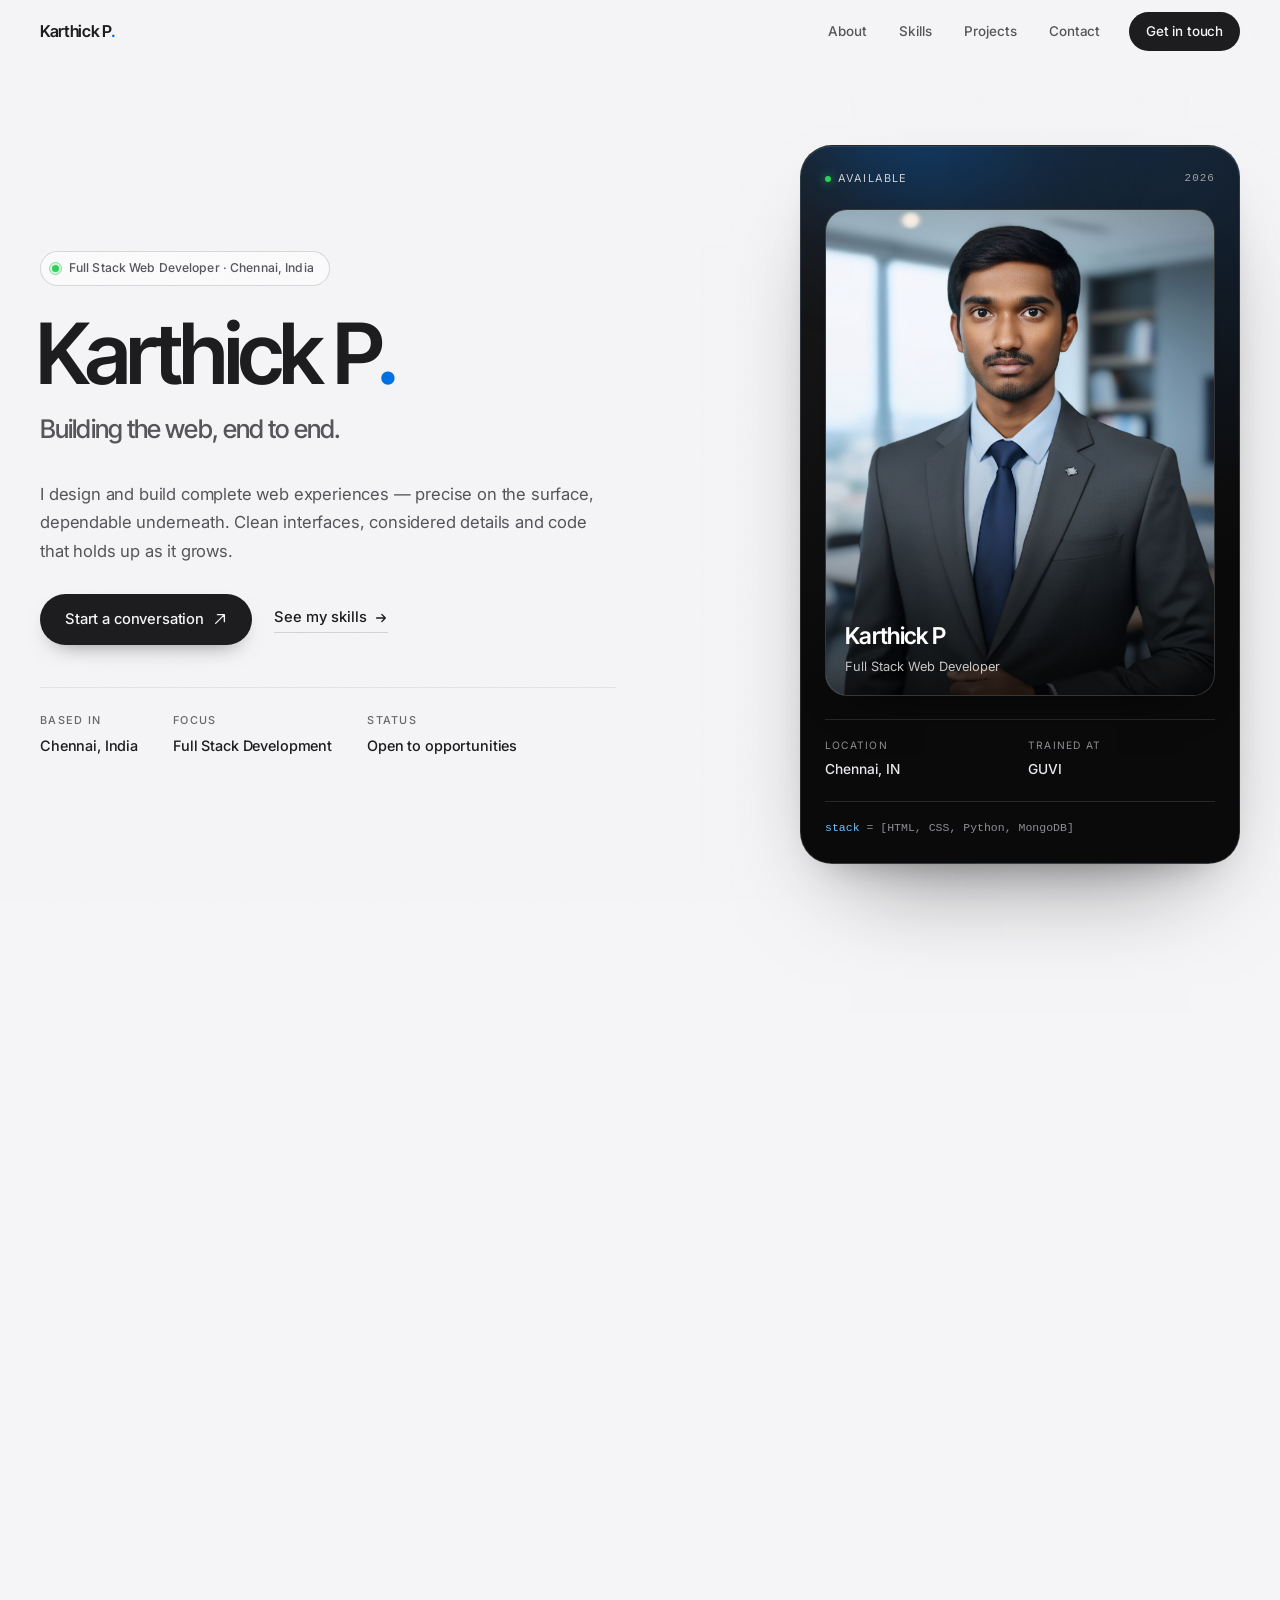
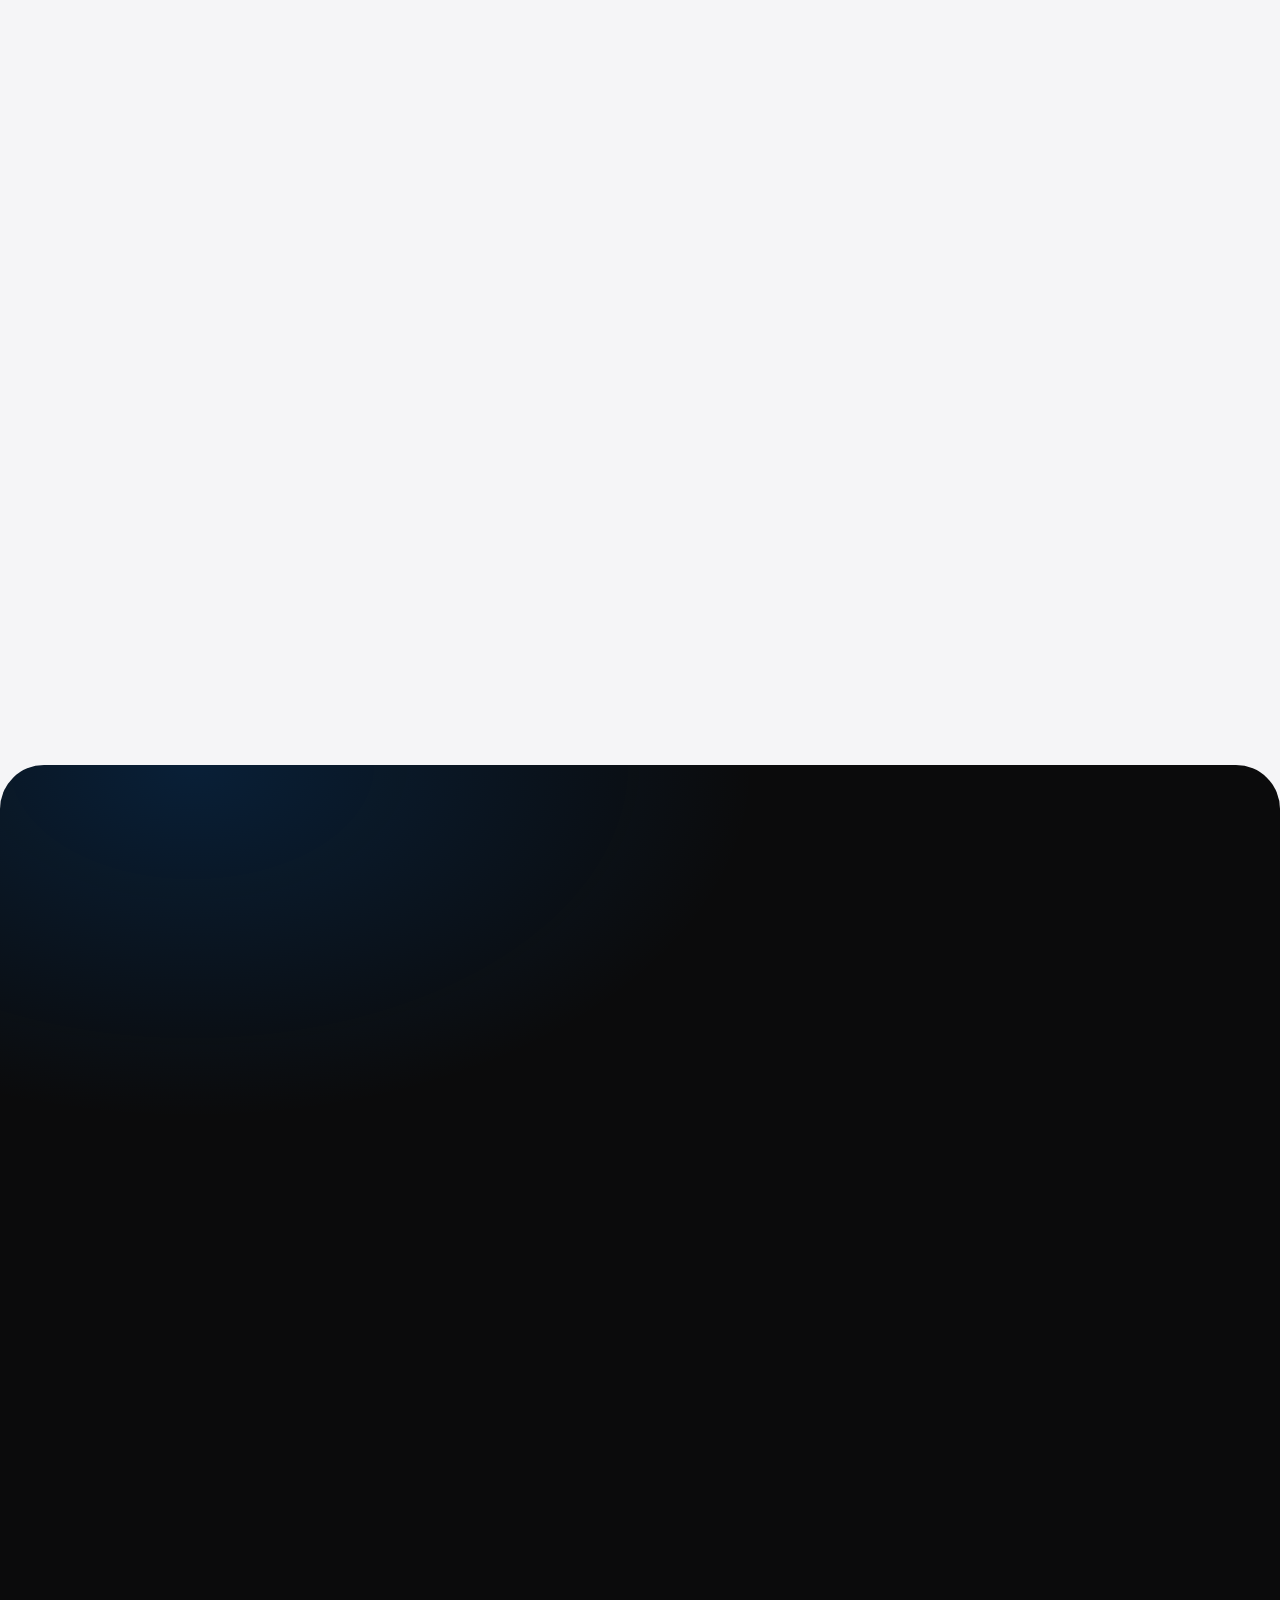
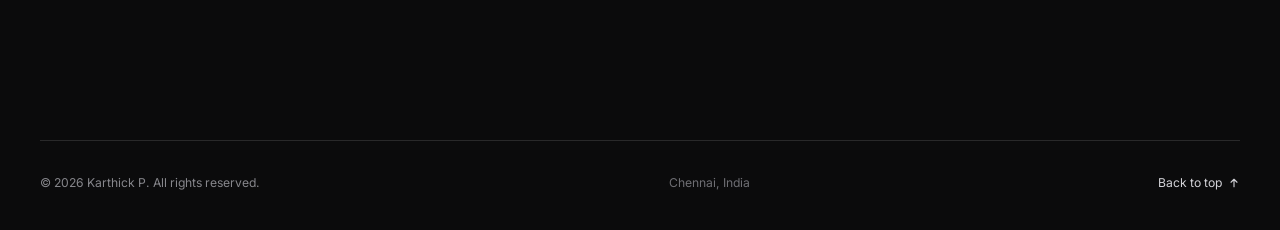
<file: index.html>
<!DOCTYPE html>
<html lang="en">
<head>
  <meta charset="UTF-8" />
  <meta name="viewport" content="width=device-width, initial-scale=1.0" />
  <title>Karthick P — Full Stack Web Developer</title>
  <script>
    document.documentElement.classList.add("js");
    window.setTimeout(function () {
      if (!document.documentElement.classList.contains("reveal-active")) {
        document.documentElement.classList.add("reveal-fallback");
      }
    }, 2500);
  </script>
  <meta name="description" content="Karthick P is a full stack web developer based in Chennai, India. Building precise, dependable web experiences with HTML, CSS, Python and MongoDB." />
  <meta property="og:type" content="website" />
  <meta property="og:title" content="Karthick P — Full Stack Web Developer" />
  <meta property="og:description" content="Full stack web developer in Chennai, India. Clean interfaces, considered details and code that holds up as it grows." />
  <meta property="og:image" content="assets/profile.jpg" />
  <meta name="twitter:card" content="summary_large_image" />
  <meta name="twitter:title" content="Karthick P — Full Stack Web Developer" />
  <meta name="twitter:description" content="Full stack web developer in Chennai, India. Clean interfaces, considered details and code that holds up as it grows." />
  <meta name="twitter:image" content="assets/profile.jpg" />
  <meta name="theme-color" content="#f5f5f7" />
  <meta name="theme-color" media="(prefers-color-scheme: dark)" content="#0b0b0c" />
  <link rel="preconnect" href="https://fonts.googleapis.com" />
  <link rel="preconnect" href="https://fonts.gstatic.com" crossorigin />
  <link href="https://fonts.googleapis.com/css2?family=Inter:wght@400;500;600&family=Inter+Tight:wght@500;600;700&display=swap" rel="stylesheet" />
  <link rel="stylesheet" href="styles.css" />
  <link rel="preload" as="image" href="assets/profile.jpg" fetchpriority="high" />
  <noscript><style>.reveal{opacity:1;transform:none;filter:none}</style></noscript>
  <link rel="icon" href="data:image/svg+xml,<svg xmlns='http://www.w3.org/2000/svg' viewBox='0 0 64 64'><rect width='64' height='64' rx='14' fill='%231d1d1f'/><text x='50%25' y='53%25' dominant-baseline='middle' text-anchor='middle' font-family='Helvetica,Arial' font-size='36' font-weight='600' fill='%23f5f5f7'>P</text></svg>" />
</head>
<body>
  <a class="skip-link" href="#main">Skip to content</a>
  <div class="grain" aria-hidden="true"></div>

  <header class="site-header" id="siteHeader">
    <nav class="nav container" aria-label="Primary">
      <a class="brand" href="#home">Karthick P<span class="brand-dot">.</span></a>

      <button class="nav-toggle" id="navToggle" aria-expanded="false" aria-controls="navMenu" aria-label="Toggle navigation">
        <span></span><span></span>
      </button>

      <ul class="nav-menu" id="navMenu">
        <li><a href="#about">About</a></li>
        <li><a href="#skills">Skills</a></li>
        <li><a href="#projects">Projects</a></li>
        <li><a href="#contact">Contact</a></li>
        <li><a class="nav-cta" href="mailto:karthickanandan224@gmail.com">Get in touch</a></li>
      </ul>
    </nav>
  </header>

  <main id="main">
    <section class="hero container" id="home">
      <div class="hero-grid">
        <div class="hero-copy" data-stagger>
          <p class="eyebrow reveal">
            <span class="status-dot" aria-hidden="true"></span>
            Full Stack Web Developer · Chennai, India
          </p>
          <h1 class="hero-title reveal">Karthick P<span class="title-dot">.</span></h1>
          <p class="hero-role reveal">Building the web, end to end.</p>
          <p class="lead reveal">
            I design and build complete web experiences — precise on the surface,
            dependable underneath. Clean interfaces, considered details and code
            that holds up as it grows.
          </p>
          <div class="hero-actions reveal">
            <a class="btn btn-dark" href="#contact">
              Start a conversation
              <svg viewBox="0 0 16 16" aria-hidden="true"><path d="M3 13 13 3M5 3h8v8" fill="none" stroke="currentColor" stroke-width="1.5" stroke-linecap="round" stroke-linejoin="round"/></svg>
            </a>
            <a class="link-arrow" href="#skills">
              See my skills
              <svg class="icon-arrow" viewBox="0 0 16 16" aria-hidden="true"><path d="M3 8h10M9 4l4 4-4 4"/></svg>
            </a>
          </div>
          <ul class="hero-facts reveal">
            <li><span>Based in</span><strong>Chennai, India</strong></li>
            <li><span>Focus</span><strong>Full Stack Development</strong></li>
            <li><span>Status</span><strong>Open to opportunities</strong></li>
          </ul>
        </div>

        <aside class="hero-panel reveal" id="heroPanel">
          <div class="panel-glow" aria-hidden="true"></div>
          <div class="panel-top">
            <span class="panel-status"><i aria-hidden="true"></i> Available</span>
            <span class="panel-year">2026</span>
          </div>

          <figure class="portrait">
            <img
              src="assets/profile.jpg"
              alt="Portrait of Karthick P, Full Stack Web Developer"
              width="1400"
              height="1630"
              loading="eager"
              decoding="async"
              fetchpriority="high"
            />
            <figcaption class="portrait-caption">
              <h2 class="panel-name">Karthick P</h2>
              <p class="panel-role">Full Stack Web Developer</p>
            </figcaption>
          </figure>

          <dl class="panel-meta">
            <div><dt>Location</dt><dd>Chennai, IN</dd></div>
            <div><dt>Trained at</dt><dd>GUVI</dd></div>
          </dl>

          <p class="panel-stack">
            <span class="code-key">stack</span> = [HTML, CSS, Python, MongoDB]
          </p>
        </aside>
      </div>
    </section>

    <section class="section container" id="about">
      <div class="section-head reveal">
        <div class="section-top">
          <span class="section-index">01</span>
          <span class="section-label">About</span>
        </div>
        <h2>Details first.<br />Then everything else.</h2>
      </div>

      <div class="about-grid">
        <div class="about-main reveal">
          <p class="about-lead">
            I'm Karthick — a full stack developer who cares about the quiet details:
            readable code, thoughtful spacing, and interfaces that feel effortless
            to use.
          </p>
          <p>
            Trained at GUVI and shaped by hands-on projects, I work across the stack.
            I craft responsive front ends with HTML and CSS, write Python on the
            server, and model data in MongoDB — keeping structure clean from the
            first line to the last.
          </p>
          <p>
            I'm currently open to freelance projects, collaborations and full-time
            roles where I can learn quickly and contribute meaningfully.
          </p>
        </div>

        <aside class="about-aside reveal">
          <div class="stats">
            <div class="stat">
              <span class="stat-value">5+</span>
              <span class="stat-label">Technologies used</span>
            </div>
            <div class="stat">
              <span class="stat-value">4</span>
              <span class="stat-label">Core skill areas</span>
            </div>
            <div class="stat">
              <span class="stat-value">GUVI</span>
              <span class="stat-label">Trained learner</span>
            </div>
            <div class="stat">
              <span class="stat-value">100%</span>
              <span class="stat-label">Commitment</span>
            </div>
          </div>
          <p class="aside-note">
            Based in Chennai.<br />Working with teams anywhere.
          </p>
        </aside>
      </div>
    </section>

    <section class="quote container reveal" aria-label="Design principle">
      <p>“Good software feels obvious. Getting there isn't.”</p>
    </section>

    <section class="section container" id="skills">
      <div class="section-head reveal">
        <div class="section-top">
          <span class="section-index">02</span>
          <span class="section-label">Skills &amp; strengths</span>
        </div>
        <h2>A focused toolkit.</h2>
      </div>

      <div class="bento">
        <article class="skill-card skill-card--featured reveal">
          <div class="card-top">
            <span class="card-index">Frontend</span>
            <svg class="card-glyph" viewBox="0 0 24 24" aria-hidden="true"><path d="M4 4h16v12H4V4Zm-2-2v16h8v2H6v2h12v-2h-4v-2h8V2H2Z"/></svg>
          </div>
          <h3>Frontend Development</h3>
          <p>Interfaces built to feel native on every screen — semantic, responsive and fast.</p>
          <ul class="chips">
            <li>HTML5</li><li>CSS3</li><li>Responsive Design</li><li>UI Layouts</li>
          </ul>
        </article>

        <article class="skill-card reveal">
          <div class="card-top">
            <span class="card-index">Backend</span>
            <svg class="card-glyph" viewBox="0 0 24 24" aria-hidden="true"><path d="M12 2 2 7l10 5 10-5-10-5Zm-10 8v7l10 5 10-5v-7l-10 5-10-5Z"/></svg>
          </div>
          <h3>Python Development</h3>
          <p>Clear, purposeful code for scripting, automation and backend logic.</p>
          <ul class="chips">
            <li>Python</li><li>Scripting</li><li>Automation</li><li>Logic Building</li>
          </ul>
        </article>

        <article class="skill-card reveal">
          <div class="card-top">
            <span class="card-index">Data</span>
            <svg class="card-glyph" viewBox="0 0 24 24" aria-hidden="true"><path d="M12 3c4.42 0 8 1.34 8 3s-3.58 3-8 3-8-1.34-8-3 3.58-3 8-3Zm8 5.5V12c0 1.66-3.58 3-8 3s-8-1.34-8-3V8.5c1.7 1.25 4.72 1.9 8 1.9s6.3-.65 8-1.9ZM4 13.5V18c0 1.66 3.58 3 8 3s8-1.34 8-3v-4.5c-1.7 1.25-4.72 1.9-8 1.9s-6.3-.65-8-1.9Z"/></svg>
          </div>
          <h3>MongoDB &amp; Data</h3>
          <p>Structured data, sensible schemas and queries that scale with the product.</p>
          <ul class="chips">
            <li>MongoDB</li><li>CRUD</li><li>Data Modeling</li><li>Queries</li>
          </ul>
        </article>

        <article class="skill-card reveal">
          <div class="card-top">
            <span class="card-index">Growth</span>
            <svg class="card-glyph" viewBox="0 0 24 24" aria-hidden="true"><path d="m12 2 2.6 6.3 6.8.6-5.2 4.4 1.6 6.7L12 16.3 6.2 20l1.6-6.7L2.6 8.9l6.8-.6L12 2Z"/></svg>
          </div>
          <h3>Learning &amp; Growth</h3>
          <p>A habit of shipping, reflecting and improving — trained at GUVI.</p>
          <ul class="chips">
            <li>GUVI</li><li>Self-Learning</li><li>Teamwork</li><li>Communication</li>
          </ul>
        </article>

        <div class="proficiency reveal">
          <div class="bar">
            <div class="bar-head"><span>Frontend Development</span><span>90%</span></div>
            <div class="track"><span style="--level: 90%"></span></div>
          </div>
          <div class="bar">
            <div class="bar-head"><span>Python</span><span>85%</span></div>
            <div class="track"><span style="--level: 85%"></span></div>
          </div>
          <div class="bar">
            <div class="bar-head"><span>MongoDB</span><span>80%</span></div>
            <div class="track"><span style="--level: 80%"></span></div>
          </div>
          <div class="bar">
            <div class="bar-head"><span>Problem Solving</span><span>85%</span></div>
            <div class="track"><span style="--level: 85%"></span></div>
          </div>
        </div>
      </div>
    </section>

    <section class="section container" id="projects">
      <div class="section-head reveal">
        <div class="section-top">
          <span class="section-index">03</span>
          <span class="section-label">Selected work</span>
        </div>
        <h2>Things I've built.</h2>
      </div>

      <div class="projects">
        <article class="project project--hotel project--wide reveal">
          <a class="project-link" href="https://github.com/Karthick392/HotelManagementDashBoard" target="_blank" rel="noopener" aria-label="Hotel Management Dashboard — view repository on GitHub">
            <div class="project-cover" aria-hidden="true">
              <img src="assets/projects/hotel-dashboard.svg" alt="" width="800" height="500" loading="lazy" decoding="async" />
              <span class="project-meta">React · TypeScript</span>
            </div>
            <div class="project-body">
              <div class="project-top">
                <span class="project-index">01</span>
                <span class="project-tag">Dashboard</span>
              </div>
              <h3>Hotel Management Dashboard</h3>
              <p>An admin dashboard for running hotel operations — rooms, bookings and guests in one clear, responsive interface.</p>
              <ul class="chips">
                <li>React</li><li>TypeScript</li><li>Vite</li>
              </ul>
              <span class="project-open">View repository <svg class="icon-arrow" viewBox="0 0 16 16" aria-hidden="true"><path d="M4 12 12 4M5.5 4H12v6.5"/></svg></span>
            </div>
          </a>
        </article>

        <article class="project project--parking reveal">
          <a class="project-link" href="https://github.com/Karthick392/Smart-Parking" target="_blank" rel="noopener" aria-label="Smart Parking — view repository on GitHub">
            <div class="project-cover" aria-hidden="true">
              <img src="assets/projects/smart-parking.svg" alt="" width="800" height="500" loading="lazy" decoding="async" />
              <span class="project-meta">HTML · Python</span>
            </div>
            <div class="project-body">
              <div class="project-top">
                <span class="project-index">02</span>
                <span class="project-tag">Web app</span>
              </div>
              <h3>Smart Parking</h3>
              <p>A parking management system that pairs a lightweight web front end with Python logic to track and manage spaces.</p>
              <ul class="chips">
                <li>HTML</li><li>Python</li><li>Management</li>
              </ul>
              <span class="project-open">View repository <svg class="icon-arrow" viewBox="0 0 16 16" aria-hidden="true"><path d="M4 12 12 4M5.5 4H12v6.5"/></svg></span>
            </div>
          </a>
        </article>

        <article class="project project--chatbot reveal">
          <a class="project-link" href="https://github.com/Karthick392/ChatBot" target="_blank" rel="noopener" aria-label="ChatBot — view repository on GitHub">
            <div class="project-cover" aria-hidden="true">
              <img src="assets/projects/chatbot.svg" alt="" width="800" height="500" loading="lazy" decoding="async" />
              <span class="project-meta">Python</span>
            </div>
            <div class="project-body">
              <div class="project-top">
                <span class="project-index">03</span>
                <span class="project-tag">Python</span>
              </div>
              <h3>ChatBot</h3>
              <p>A conversational bot written in Python with clean message handling and a simple, focused interaction flow.</p>
              <ul class="chips">
                <li>Python</li><li>Conversational UI</li><li>Logic</li>
              </ul>
              <span class="project-open">View repository <svg class="icon-arrow" viewBox="0 0 16 16" aria-hidden="true"><path d="M4 12 12 4M5.5 4H12v6.5"/></svg></span>
            </div>
          </a>
        </article>

        <article class="project project--banking reveal">
          <a class="project-link" href="https://github.com/Karthick392/Banking-App" target="_blank" rel="noopener" aria-label="Banking App — view repository on GitHub">
            <div class="project-cover" aria-hidden="true">
              <img src="assets/projects/banking-app.svg" alt="" width="800" height="500" loading="lazy" decoding="async" />
              <span class="project-meta">Java</span>
            </div>
            <div class="project-body">
              <div class="project-top">
                <span class="project-index">04</span>
                <span class="project-tag">Java</span>
              </div>
              <h3>Banking App</h3>
              <p>A Java application modelling core banking operations with clear, object-oriented logic and dependable data flow.</p>
              <ul class="chips">
                <li>Java</li><li>OOP</li><li>Data handling</li>
              </ul>
              <span class="project-open">View repository <svg class="icon-arrow" viewBox="0 0 16 16" aria-hidden="true"><path d="M4 12 12 4M5.5 4H12v6.5"/></svg></span>
            </div>
          </a>
        </article>

        <article class="project project--food reveal">
          <a class="project-link" href="https://github.com/Karthick392/FoodTutorial" target="_blank" rel="noopener" aria-label="Food Tutorial — view repository on GitHub">
            <div class="project-cover" aria-hidden="true">
              <img src="assets/projects/food-tutorial.svg" alt="" width="800" height="500" loading="lazy" decoding="async" />
              <span class="project-meta">HTML · Python</span>
            </div>
            <div class="project-body">
              <div class="project-top">
                <span class="project-index">05</span>
                <span class="project-tag">Website</span>
              </div>
              <h3>Food Tutorial</h3>
              <p>A food-focused web experience built with HTML and Python — guided recipes with a clean, readable layout.</p>
              <ul class="chips">
                <li>HTML</li><li>Python</li><li>Content</li>
              </ul>
              <span class="project-open">View repository <svg class="icon-arrow" viewBox="0 0 16 16" aria-hidden="true"><path d="M4 12 12 4M5.5 4H12v6.5"/></svg></span>
            </div>
          </a>
        </article>
      </div>

      <div class="projects-more reveal">
        <a class="btn btn-dark" href="https://github.com/Karthick392" target="_blank" rel="noopener">
          See all repositories
          <svg viewBox="0 0 16 16" aria-hidden="true"><path d="M3 13 13 3M5 3h8v8" fill="none" stroke="currentColor" stroke-width="1.5" stroke-linecap="round" stroke-linejoin="round"/></svg>
        </a>
        <span class="projects-note">More experiments live on GitHub</span>
      </div>
    </section>

    <section class="contact" id="contact">
      <div class="container">
        <div class="contact-head reveal">
          <div class="section-top">
            <span class="section-index">04</span>
            <span class="section-label">Contact</span>
          </div>
          <h2>Let's make something<br />worth using.</h2>
          <p>Have a project, a role, or just a good idea? I'd love to hear it.</p>
        </div>

        <div class="contact-list reveal">
          <a class="contact-row" href="mailto:karthickanandan224@gmail.com">
            <span class="contact-label">Email</span>
            <span class="contact-value">karthickanandan224@gmail.com</span>
            <svg class="contact-arrow" viewBox="0 0 16 16" aria-hidden="true"><path d="M4 12 12 4M5.5 4H12v6.5"/></svg>
          </a>
          <a class="contact-row" href="tel:+919080416260">
            <span class="contact-label">Phone</span>
            <span class="contact-value">+91 90804 16260</span>
            <svg class="contact-arrow" viewBox="0 0 16 16" aria-hidden="true"><path d="M4 12 12 4M5.5 4H12v6.5"/></svg>
          </a>
          <a class="contact-row" href="https://www.linkedin.com/in/karthick1530" target="_blank" rel="noopener">
            <span class="contact-label">LinkedIn</span>
            <span class="contact-value">linkedin.com/in/karthick1530</span>
            <svg class="contact-arrow" viewBox="0 0 16 16" aria-hidden="true"><path d="M4 12 12 4M5.5 4H12v6.5"/></svg>
          </a>
          <a class="contact-row" href="https://github.com/Karthick392" target="_blank" rel="noopener">
            <span class="contact-label">GitHub</span>
            <span class="contact-value">github.com/Karthick392</span>
            <svg class="contact-arrow" viewBox="0 0 16 16" aria-hidden="true"><path d="M4 12 12 4M5.5 4H12v6.5"/></svg>
          </a>
        </div>

        <div class="contact-cta reveal">
          <a class="btn btn-light" href="mailto:karthickanandan224@gmail.com">Send an email</a>
          <span class="contact-note">Usually replies within a day</span>
        </div>

        <footer class="site-footer">
          <p>&copy; <span id="year">2026</span> Karthick P. All rights reserved.</p>
          <p class="footer-meta">Chennai, India</p>
          <a href="#home">
            Back to top
            <svg class="icon-arrow" viewBox="0 0 16 16" aria-hidden="true"><path d="M8 13V3M4 7l4-4 4 4"/></svg>
          </a>
        </footer>
      </div>
    </section>
  </main>

  <div class="mail-dialog" id="mailDialog" role="dialog" aria-modal="true" aria-labelledby="mailDialogTitle" hidden>
    <div class="mail-dialog__backdrop" data-mail-close></div>
    <div class="mail-dialog__panel" role="document">
      <button class="mail-dialog__close" type="button" data-mail-close aria-label="Close email options">
        <svg viewBox="0 0 16 16" aria-hidden="true"><path d="M4 4l8 8M12 4l-8 8"/></svg>
      </button>
      <p class="mail-dialog__label">Email</p>
      <h2 id="mailDialogTitle">Send me a message</h2>
      <p class="mail-dialog__address">karthickanandan224@gmail.com</p>
      <div class="mail-dialog__actions">
        <a class="btn btn-dark" id="mailGmail" href="https://mail.google.com/mail/?view=cm&amp;fs=1&amp;to=karthickanandan224%40gmail.com&amp;su=Portfolio%20enquiry&amp;body=Hi%20Karthick%2C%0A%0AI%20came%20across%20your%20portfolio%20and%20would%20like%20to%20get%20in%20touch.%0A%0A" target="_blank" rel="noopener noreferrer">Compose in Gmail</a>
        <a class="btn mail-dialog__secondary" id="mailApp" href="mailto:karthickanandan224@gmail.com?subject=Portfolio%20enquiry&amp;body=Hi%20Karthick%2C%0A%0AI%20came%20across%20your%20portfolio%20and%20would%20like%20to%20get%20in%20touch.%0A%0A">Open mail app</a>
      </div>
      <button class="mail-dialog__copy" type="button" id="mailCopy">Copy email address</button>
      <p class="mail-dialog__status" id="mailStatus" role="status" aria-live="polite"></p>
    </div>
  </div>

  <script src="script.js"></script>
</body>
</html>
</file>
<file: styles.css>
:root {
  --paper: #f5f5f7;
  --paper-raised: #fbfbfd;
  --white: #ffffff;
  --ink: #1d1d1f;
  --ink-soft: #55555a;
  --ink-faint: #67676c;
  --line: rgba(0, 0, 0, 0.08);
  --line-strong: rgba(0, 0, 0, 0.14);
  --accent: #0071e3;
  --accent-deep: #0066cc;
  --dark: #0b0b0c;
  --dark-raised: #161617;
  --dark-text: #f5f5f7;
  --dark-muted: #a1a1a6;
  --dark-line: rgba(255, 255, 255, 0.12);
  --radius-lg: 32px;
  --radius-md: 24px;
  --radius-sm: 14px;
  --header-h: 64px;
  --font-body: "Inter", -apple-system, BlinkMacSystemFont, "Segoe UI", sans-serif;
  --font-display: "Inter Tight", "Inter", -apple-system, BlinkMacSystemFont, "Segoe UI", sans-serif;
  --font-mono: ui-monospace, "SF Mono", SFMono-Regular, Menlo, Consolas, monospace;
  --ease-out: cubic-bezier(0.16, 1, 0.3, 1);
}

*,
*::before,
*::after {
  box-sizing: border-box;
}

html {
  scroll-behavior: smooth;
  scroll-padding-top: calc(var(--header-h) + 24px);
}

body {
  margin: 0;
  font-family: var(--font-body);
  font-size: 16px;
  color: var(--ink);
  background: var(--paper);
  line-height: 1.6;
  overflow-x: hidden;
  -webkit-font-smoothing: antialiased;
  text-rendering: optimizeLegibility;
}

::selection {
  background: rgba(0, 113, 227, 0.18);
}

img,
svg {
  display: block;
  max-width: 100%;
}

.icon-arrow {
  width: 14px;
  height: 14px;
  flex: none;
  fill: none;
  stroke: currentColor;
  stroke-width: 1.5;
  stroke-linecap: round;
  stroke-linejoin: round;
  transition: transform 0.25s var(--ease-out);
}

a {
  color: inherit;
  text-decoration: none;
}

h1,
h2,
h3 {
  font-family: var(--font-display);
  margin: 0;
  font-weight: 600;
  letter-spacing: -0.03em;
}

p {
  margin: 0;
}

ul,
dl,
dd {
  margin: 0;
  padding: 0;
}

ul {
  list-style: none;
}

.container {
  width: min(1200px, calc(100% - 3rem));
  margin-inline: auto;
}

.grain {
  position: fixed;
  inset: 0;
  z-index: 2000;
  pointer-events: none;
  opacity: 0.028;
  mix-blend-mode: multiply;
  background-image: url("data:image/svg+xml,%3Csvg xmlns='http://www.w3.org/2000/svg' width='160' height='160'%3E%3Cfilter id='n'%3E%3CfeTurbulence type='fractalNoise' baseFrequency='0.85' numOctaves='3' stitchTiles='stitch'/%3E%3C/filter%3E%3Crect width='100%25' height='100%25' filter='url(%23n)'/%3E%3C/svg%3E");
}

.skip-link {
  position: absolute;
  top: -100px;
  left: 1.25rem;
  z-index: 3000;
  padding: 0.65rem 1.1rem;
  border-radius: 999px;
  background: var(--ink);
  color: var(--dark-text);
  font-size: 0.85rem;
  font-weight: 500;
  transition: top 0.25s var(--ease-out);
}

.skip-link:focus {
  top: 0.9rem;
}

a:focus-visible,
button:focus-visible {
  outline: 2px solid var(--accent);
  outline-offset: 4px;
  border-radius: 6px;
}

.site-header {
  position: sticky;
  top: 0;
  z-index: 100;
  height: var(--header-h);
  background: rgba(245, 245, 247, 0.72);
  backdrop-filter: saturate(180%) blur(20px);
  -webkit-backdrop-filter: saturate(180%) blur(20px);
  border-bottom: 1px solid transparent;
  transition: border-color 0.3s ease, background 0.3s ease;
}

.site-header.scrolled {
  border-bottom-color: var(--line);
  background: rgba(245, 245, 247, 0.86);
}

.nav {
  display: flex;
  align-items: center;
  justify-content: space-between;
  height: 100%;
  gap: 1rem;
}

.brand {
  font-family: var(--font-display);
  font-size: 1.02rem;
  font-weight: 600;
  letter-spacing: -0.02em;
}

.brand-dot {
  color: var(--accent);
}

.nav-menu {
  display: flex;
  align-items: center;
  gap: 0.35rem;
}

.nav-menu a {
  display: inline-block;
  padding: 0.45rem 0.85rem;
  font-size: 0.84rem;
  font-weight: 500;
  letter-spacing: -0.01em;
  color: var(--ink-soft);
  transition: color 0.2s ease;
}

.nav-menu a:hover,
.nav-menu a.active {
  color: var(--ink);
}

.nav-menu .nav-cta {
  margin-left: 0.6rem;
  padding: 0.55rem 1.05rem;
  border-radius: 999px;
  background: var(--ink);
  color: var(--dark-text);
  font-weight: 500;
  transition: background 0.2s ease, transform 0.2s ease;
}

.nav-menu .nav-cta:hover {
  color: var(--dark-text);
  background: #000;
  transform: translateY(-1px);
}

.nav-toggle {
  display: none;
  flex-direction: column;
  align-items: center;
  justify-content: center;
  gap: 6px;
  width: 38px;
  height: 38px;
  padding: 0;
  border: 1px solid var(--line-strong);
  border-radius: 50%;
  background: transparent;
  cursor: pointer;
}

.nav-toggle span {
  display: block;
  width: 15px;
  height: 1.5px;
  border-radius: 2px;
  background: var(--ink);
  transition: transform 0.3s var(--ease-out), opacity 0.2s ease;
}

.nav-toggle[aria-expanded="true"] span:first-child {
  transform: translateY(3.75px) rotate(45deg);
}

.nav-toggle[aria-expanded="true"] span:last-child {
  transform: translateY(-3.75px) rotate(-45deg);
}

.hero {
  padding-top: clamp(56px, 9vh, 96px);
  padding-bottom: clamp(56px, 9vh, 104px);
}

.eyebrow {
  display: inline-flex;
  align-items: center;
  gap: 0.6rem;
  margin-bottom: clamp(20px, 2.6vw, 28px);
  padding: 0.42rem 0.95rem 0.42rem 0.7rem;
  border: 1px solid var(--line-strong);
  border-radius: 999px;
  background: rgba(255, 255, 255, 0.6);
  font-size: 0.76rem;
  font-weight: 500;
  letter-spacing: 0.01em;
  color: var(--ink-soft);
  backdrop-filter: blur(8px);
}

.status-dot {
  position: relative;
  width: 7px;
  height: 7px;
  border-radius: 50%;
  background: #30d158;
  box-shadow: 0 0 0 3px rgba(48, 209, 88, 0.16);
}

.status-dot::after {
  content: "";
  position: absolute;
  inset: -3px;
  border-radius: 50%;
  border: 1px solid rgba(48, 209, 88, 0.5);
  animation: ping 2.8s ease-out infinite;
}

@keyframes ping {
  0% { transform: scale(0.6); opacity: 1; }
  80%, 100% { transform: scale(1.9); opacity: 0; }
}

.hero-title {
  font-size: clamp(3.4rem, 6.6vw, 5.8rem);
  font-weight: 600;
  letter-spacing: -0.055em;
  line-height: 0.94;
  margin-left: -0.05em;
}

.title-dot {
  color: var(--accent);
}

.hero-role {
  margin-top: clamp(10px, 1.4vw, 16px);
  font-family: var(--font-display);
  font-size: clamp(1.2rem, 2vw, 1.7rem);
  font-weight: 500;
  letter-spacing: -0.035em;
  color: var(--ink-soft);
}

.hero-grid {
  display: grid;
  grid-template-columns: 1.05fr 0.95fr;
  gap: clamp(2.5rem, 6vw, 5.5rem);
  align-items: center;
}

.hero-copy {
  max-width: 36rem;
}

.lead {
  margin-top: clamp(22px, 3vw, 30px);
  font-size: clamp(1.02rem, 1.3vw, 1.16rem);
  line-height: 1.7;
  color: var(--ink-soft);
  letter-spacing: -0.01em;
}

.hero-actions {
  display: flex;
  flex-wrap: wrap;
  align-items: center;
  gap: 1.4rem;
  margin-top: 1.8rem;
}

.btn {
  display: inline-flex;
  align-items: center;
  justify-content: center;
  gap: 0.55rem;
  padding: 0.82rem 1.5rem;
  border: 1px solid transparent;
  border-radius: 999px;
  font-family: inherit;
  font-size: 0.92rem;
  font-weight: 500;
  letter-spacing: -0.01em;
  cursor: pointer;
  transition: transform 0.25s var(--ease-out), background 0.25s ease, box-shadow 0.25s ease, color 0.25s ease;
}

.btn svg {
  width: 14px;
  height: 14px;
  transition: transform 0.25s var(--ease-out);
}

.btn:hover svg {
  transform: translate(2px, -2px);
}

.btn-dark {
  background: var(--ink);
  color: var(--dark-text);
  box-shadow: 0 10px 24px -14px rgba(0, 0, 0, 0.6);
}

.btn-dark:hover {
  background: #000;
  transform: translateY(-2px);
  box-shadow: 0 18px 34px -18px rgba(0, 0, 0, 0.55);
}

.btn-light {
  background: var(--white);
  color: var(--ink);
}

.btn-light:hover {
  transform: translateY(-2px);
  background: #f0f0f2;
}

.link-arrow {
  display: inline-flex;
  align-items: center;
  gap: 0.4rem;
  padding-bottom: 2px;
  border-bottom: 1px solid var(--line-strong);
  font-size: 0.92rem;
  font-weight: 500;
  color: var(--ink);
  transition: color 0.2s ease, border-color 0.2s ease;
}

.link-arrow:hover {
  color: var(--accent-deep);
  border-color: var(--accent);
}

.link-arrow:hover .icon-arrow {
  transform: translateX(4px);
}

.hero-facts {
  display: flex;
  flex-wrap: wrap;
  gap: 1.6rem 2.2rem;
  margin-top: clamp(30px, 4vw, 42px);
  padding-top: 1.5rem;
  border-top: 1px solid var(--line);
}

.hero-facts span {
  display: block;
  margin-bottom: 0.2rem;
  font-size: 0.68rem;
  font-weight: 500;
  letter-spacing: 0.12em;
  text-transform: uppercase;
  color: var(--ink-faint);
}

.hero-facts strong {
  font-size: 0.9rem;
  font-weight: 500;
  letter-spacing: -0.01em;
}

.hero-panel {
  position: relative;
  width: 100%;
  max-width: 440px;
  margin-left: auto;
  padding: 1.5rem 1.5rem 1.6rem;
  border: 1px solid rgba(255, 255, 255, 0.12);
  border-radius: var(--radius-lg);
  background:
    radial-gradient(120% 80% at 80% 0%, rgba(0, 113, 227, 0.16), transparent 60%),
    linear-gradient(165deg, #1c1c1e 0%, #0a0a0b 65%);
  color: var(--dark-text);
  box-shadow:
    0 50px 100px -50px rgba(0, 0, 0, 0.55),
    0 20px 40px -30px rgba(0, 0, 0, 0.4),
    inset 0 1px 0 rgba(255, 255, 255, 0.1);
  overflow: hidden;
  isolation: isolate;
  transition: transform 0.5s var(--ease-out), box-shadow 0.5s var(--ease-out);
}

.hero-panel.visible:hover {
  transform: translateY(-4px);
  box-shadow:
    0 60px 120px -50px rgba(0, 0, 0, 0.6),
    0 24px 48px -30px rgba(0, 0, 0, 0.45),
    inset 0 1px 0 rgba(255, 255, 255, 0.12);
}

.panel-glow {
  position: absolute;
  top: -35%;
  left: -20%;
  z-index: -1;
  width: 90%;
  aspect-ratio: 1;
  border-radius: 50%;
  background: radial-gradient(circle, rgba(0, 113, 227, 0.5), transparent 65%);
  filter: blur(50px);
  transform: translate(var(--gx, 0px), var(--gy, 0px));
  transition: transform 0.6s var(--ease-out);
  pointer-events: none;
}

.panel-top {
  display: flex;
  align-items: center;
  justify-content: space-between;
  font-size: 0.68rem;
  letter-spacing: 0.1em;
  text-transform: uppercase;
}

.panel-status {
  display: inline-flex;
  align-items: center;
  gap: 0.45rem;
  color: #d2d2d7;
}

.panel-status i {
  width: 6px;
  height: 6px;
  border-radius: 50%;
  background: #30d158;
  box-shadow: 0 0 10px rgba(48, 209, 88, 0.8);
}

.panel-year {
  color: var(--dark-muted);
  font-family: var(--font-mono);
}

.portrait {
  position: relative;
  margin: 1.35rem 0 0;
  aspect-ratio: 4 / 5;
  border-radius: 22px;
  overflow: hidden;
  background: #151516;
  border: 1px solid rgba(255, 255, 255, 0.14);
  box-shadow:
    inset 0 1px 0 rgba(255, 255, 255, 0.16),
    0 24px 44px -32px rgba(0, 0, 0, 0.9);
}

.portrait img {
  width: 100%;
  height: 100%;
  object-fit: cover;
  object-position: center 30%;
  transform: scale(1.015);
  filter: saturate(0.98) contrast(1.02);
  transition: transform 1.1s var(--ease-out);
}

.hero-panel.visible:hover .portrait img {
  transform: scale(1.055);
}

.portrait::after {
  content: "";
  position: absolute;
  inset: 0;
  background: linear-gradient(180deg, rgba(0, 0, 0, 0) 45%, rgba(0, 0, 0, 0.12) 62%, rgba(0, 0, 0, 0.78) 100%);
  pointer-events: none;
}

.portrait-caption {
  position: absolute;
  left: 1.2rem;
  right: 1.2rem;
  bottom: 1.1rem;
  z-index: 1;
}

.panel-name {
  font-size: 1.45rem;
  letter-spacing: -0.03em;
  color: #ffffff;
}

.panel-role {
  margin-top: 0.15rem;
  font-size: 0.8rem;
  color: rgba(255, 255, 255, 0.76);
}

.panel-meta {
  display: grid;
  grid-template-columns: 1fr 1fr;
  gap: 1rem;
  margin-top: 1.4rem;
  padding-top: 1.1rem;
  border-top: 1px solid var(--dark-line);
}

.panel-meta dt {
  font-size: 0.64rem;
  letter-spacing: 0.12em;
  text-transform: uppercase;
  color: #8e8e93;
}

.panel-meta dd {
  margin-top: 0.25rem;
  font-size: 0.86rem;
  font-weight: 500;
  color: #e8e8ed;
}

.panel-stack {
  margin-top: 1.3rem;
  padding-top: 1.1rem;
  border-top: 1px solid var(--dark-line);
  font-family: var(--font-mono);
  font-size: 0.72rem;
  color: #8e8e93;
  white-space: nowrap;
  overflow: hidden;
  text-overflow: ellipsis;
}

.code-key {
  color: #6ec1ff;
}

.section {
  padding-block: clamp(88px, 11vw, 144px);
}

.section-head {
  margin-bottom: clamp(40px, 6vw, 68px);
}

.section-top {
  display: flex;
  align-items: baseline;
  gap: 0.9rem;
  margin-bottom: 1.4rem;
}

.section-index {
  font-family: var(--font-mono);
  font-size: 0.7rem;
  letter-spacing: 0.08em;
  color: var(--ink-faint);
}

.section-label {
  font-size: 0.7rem;
  font-weight: 500;
  letter-spacing: 0.16em;
  text-transform: uppercase;
  color: var(--ink-faint);
}

.section-label::before {
  content: "";
  display: inline-block;
  width: 20px;
  height: 1px;
  margin-right: 0.7rem;
  vertical-align: middle;
  background: var(--line-strong);
}

.section-head h2 {
  font-size: clamp(2.2rem, 5vw, 4rem);
  font-weight: 600;
  line-height: 1.02;
  letter-spacing: -0.045em;
}

.about-grid {
  display: grid;
  grid-template-columns: 1.15fr 0.85fr;
  gap: clamp(2.5rem, 7vw, 6rem);
  align-items: start;
}

.about-lead {
  max-width: 34rem;
  margin-bottom: 1.6rem;
  font-family: var(--font-display);
  font-size: clamp(1.45rem, 2.5vw, 2rem);
  font-weight: 500;
  line-height: 1.35;
  letter-spacing: -0.03em;
  color: var(--ink);
}

.about-main p:not(.about-lead) {
  max-width: 36rem;
  margin-bottom: 1.1rem;
  font-size: 1rem;
  line-height: 1.75;
  color: var(--ink-soft);
}

.about-main p:last-child {
  margin-bottom: 0;
}

.about-aside {
  position: sticky;
  top: calc(var(--header-h) + 40px);
}

.stats {
  display: grid;
  grid-template-columns: 1fr 1fr;
}

.stat {
  padding: 1.4rem 0 1.3rem;
  border-top: 1px solid var(--line);
}

.stat:nth-child(odd) {
  padding-right: 1.5rem;
}

.stat:nth-child(even) {
  padding-left: 1.5rem;
  border-left: 1px solid var(--line);
}

.stat-value {
  display: block;
  font-family: var(--font-display);
  font-size: clamp(1.7rem, 2.4vw, 2.1rem);
  font-weight: 600;
  letter-spacing: -0.04em;
  line-height: 1.1;
}

.stat-label {
  display: block;
  margin-top: 0.35rem;
  font-size: 0.78rem;
  color: var(--ink-faint);
}

.aside-note {
  margin-top: 1.6rem;
  padding-left: 1rem;
  border-left: 2px solid var(--accent);
  font-size: 0.8rem;
  line-height: 1.6;
  color: var(--ink-faint);
}

.quote {
  padding-block: clamp(48px, 7vw, 76px);
  border-top: 1px solid var(--line);
  border-bottom: 1px solid var(--line);
  text-align: center;
}

.quote p {
  max-width: 56rem;
  margin-inline: auto;
  font-family: var(--font-display);
  font-size: clamp(1.4rem, 3.1vw, 2.4rem);
  font-weight: 500;
  line-height: 1.3;
  letter-spacing: -0.035em;
  color: var(--ink);
  text-wrap: balance;
}

.bento {
  display: grid;
  grid-template-columns: repeat(6, 1fr);
  gap: 1rem;
}

.skill-card {
  display: flex;
  flex-direction: column;
  padding: clamp(1.5rem, 2.6vw, 2rem);
  border: 1px solid var(--line);
  border-radius: var(--radius-md);
  background: var(--white);
  min-height: 248px;
  transition: transform 0.4s var(--ease-out), box-shadow 0.4s var(--ease-out), border-color 0.4s ease;
}

.skill-card.visible:hover,
.project.visible:hover {
  transform: translateY(-4px);
  border-color: var(--line-strong);
  box-shadow: 0 30px 50px -40px rgba(0, 0, 0, 0.4);
}

.skill-card--featured {
  grid-column: span 4;
  background:
    radial-gradient(90% 120% at 100% 0%, rgba(0, 113, 227, 0.07), transparent 55%),
    var(--white);
}

.skill-card:nth-of-type(2) {
  grid-column: span 2;
}

.skill-card:nth-of-type(3) {
  grid-column: span 3;
}

.skill-card:nth-of-type(4) {
  grid-column: span 3;
}

.card-top {
  display: flex;
  align-items: center;
  justify-content: space-between;
  margin-bottom: clamp(1.8rem, 3vw, 2.6rem);
}

.card-index {
  font-family: var(--font-mono);
  font-size: 0.66rem;
  letter-spacing: 0.12em;
  text-transform: uppercase;
  color: var(--ink-faint);
}

.card-glyph {
  width: 20px;
  height: 20px;
  fill: none;
  stroke: var(--ink-faint);
  stroke-width: 1.2;
}

.card-top .card-glyph {
  fill: var(--ink-faint);
  stroke: none;
}

.skill-card h3 {
  margin-bottom: 0.55rem;
  font-size: clamp(1.15rem, 1.7vw, 1.4rem);
  font-weight: 600;
  letter-spacing: -0.025em;
}

.skill-card--featured h3 {
  font-size: clamp(1.4rem, 2.4vw, 1.9rem);
}

.skill-card p {
  max-width: 32rem;
  font-size: 0.9rem;
  line-height: 1.65;
  color: var(--ink-soft);
}

.chips {
  display: flex;
  flex-wrap: wrap;
  gap: 0.4rem;
  margin-top: auto;
  padding-top: 1.5rem;
}

.chips li {
  padding: 0.28rem 0.7rem;
  border: 1px solid var(--line);
  border-radius: 999px;
  background: var(--paper);
  font-size: 0.7rem;
  font-weight: 500;
  color: var(--ink-soft);
}

.proficiency {
  grid-column: span 6;
  display: grid;
  grid-template-columns: 1fr 1fr;
  gap: 1.6rem 4rem;
  margin-top: 0.25rem;
  padding: clamp(1.5rem, 2.6vw, 2rem);
  border: 1px solid var(--line);
  border-radius: var(--radius-md);
  background: var(--white);
}

.bar-head {
  display: flex;
  justify-content: space-between;
  margin-bottom: 0.6rem;
  font-size: 0.8rem;
  font-weight: 500;
  letter-spacing: -0.01em;
}

.bar-head span:last-child {
  font-family: var(--font-mono);
  font-size: 0.7rem;
  color: var(--ink-faint);
}

.track {
  height: 3px;
  border-radius: 999px;
  background: #e8e8ed;
  overflow: hidden;
}

.track span {
  display: block;
  height: 100%;
  width: 0;
  border-radius: 999px;
  background: var(--ink);
  transition: width 1.4s var(--ease-out);
}

.reveal.visible .track span {
  width: var(--level);
}

.projects {
  display: grid;
  grid-template-columns: repeat(2, minmax(0, 1fr));
  gap: 1rem;
}

.project {
  border: 1px solid var(--line);
  border-radius: var(--radius-md);
  background: var(--white);
  overflow: hidden;
  transition: transform 0.45s var(--ease-out), box-shadow 0.45s var(--ease-out), border-color 0.3s ease;
}

.project--wide {
  grid-column: span 2;
}

.project-link {
  display: flex;
  flex-direction: column;
  height: 100%;
  color: inherit;
}

.project-cover {
  --project-glow: rgba(0, 113, 227, 0.45);
  position: relative;
  aspect-ratio: 16 / 10;
  overflow: hidden;
  border-bottom: 1px solid var(--line);
  background:
    radial-gradient(130% 110% at 85% -10%, var(--project-glow), transparent 62%),
    linear-gradient(160deg, #1d1d1f 0%, #09090a 78%);
}

.project-cover img {
  display: block;
  width: 100%;
  height: 100%;
  object-fit: cover;
  object-position: center;
  transform: scale(1.01);
  filter: saturate(0.98) contrast(1.02);
  transition: transform 0.7s var(--ease-out), filter 0.5s ease;
}

.project.visible:hover .project-cover img {
  transform: scale(1.045);
  filter: saturate(1.04) contrast(1.03);
}

.project-cover::after {
  content: "";
  position: absolute;
  inset: 0;
  background: linear-gradient(180deg, transparent 55%, rgba(0, 0, 0, 0.5) 100%);
  pointer-events: none;
}

.project-meta {
  position: absolute;
  top: 1.05rem;
  right: 1.2rem;
  z-index: 1;
  padding: 0.3rem 0.6rem;
  border: 1px solid rgba(255, 255, 255, 0.14);
  border-radius: 999px;
  background: rgba(10, 10, 12, 0.45);
  font-family: var(--font-mono);
  font-size: 0.62rem;
  letter-spacing: 0.12em;
  text-transform: uppercase;
  color: rgba(255, 255, 255, 0.75);
  backdrop-filter: blur(8px);
  -webkit-backdrop-filter: blur(8px);
}

.project-body {
  display: flex;
  flex: 1;
  flex-direction: column;
  gap: 0.55rem;
  padding: clamp(1.3rem, 2.4vw, 1.9rem);
}

.project-top {
  display: flex;
  align-items: center;
  justify-content: space-between;
  gap: 1rem;
  margin-bottom: 0.25rem;
}

.project-index {
  font-family: var(--font-mono);
  font-size: 0.66rem;
  letter-spacing: 0.1em;
  color: var(--ink-faint);
}

.project-tag {
  padding: 0.22rem 0.65rem;
  border: 1px solid var(--line);
  border-radius: 999px;
  font-size: 0.62rem;
  font-weight: 500;
  letter-spacing: 0.1em;
  text-transform: uppercase;
  color: var(--ink-faint);
}

.project h3 {
  font-size: clamp(1.15rem, 1.8vw, 1.4rem);
  letter-spacing: -0.03em;
}

.project p {
  max-width: 34rem;
  font-size: 0.9rem;
  line-height: 1.65;
  color: var(--ink-soft);
}

.project .chips {
  margin-top: 0.45rem;
  padding-top: 0;
}

.project-open {
  display: inline-flex;
  align-items: center;
  gap: 0.35rem;
  margin-top: auto;
  padding-top: 1.1rem;
  font-size: 0.8rem;
  font-weight: 500;
  color: var(--ink);
}

.project-open .icon-arrow {
  width: 13px;
  height: 13px;
}

.project.visible:hover .project-open .icon-arrow {
  transform: translate(3px, -3px);
}

.project--wide .project-link {
  flex-direction: row;
}

.project--wide .project-cover {
  flex: 1 1 46%;
  min-height: 330px;
  aspect-ratio: auto;
  border-right: 1px solid var(--line);
  border-bottom: none;
}

.project--wide .project-body {
  flex: 1 1 54%;
  justify-content: center;
  padding: clamp(1.5rem, 2.8vw, 2.3rem);
}

.project--hotel .project-cover { --project-glow: rgba(0, 113, 227, 0.55); }
.project--parking .project-cover { --project-glow: rgba(48, 209, 88, 0.4); }
.project--chatbot .project-cover { --project-glow: rgba(255, 159, 10, 0.42); }
.project--banking .project-cover { --project-glow: rgba(191, 90, 242, 0.4); }
.project--food .project-cover { --project-glow: rgba(255, 69, 58, 0.4); }

.projects-more {
  display: flex;
  flex-wrap: wrap;
  align-items: center;
  gap: 1rem 1.4rem;
  margin-top: clamp(2rem, 3.5vw, 2.8rem);
}

.projects-note {
  font-size: 0.8rem;
  color: var(--ink-faint);
}

.contact {
  margin-top: clamp(40px, 6vw, 72px);
  padding-top: clamp(72px, 10vw, 120px);
  border-radius: 44px 44px 0 0;
  background:
    radial-gradient(80% 60% at 15% 0%, rgba(0, 113, 227, 0.2), transparent 55%),
    var(--dark);
  color: var(--dark-text);
  overflow: hidden;
}

.contact-head {
  max-width: 60rem;
}

.contact .section-index {
  color: #8e8e93;
}

.contact .section-label {
  color: #8e8e93;
}

.contact .section-label::before {
  background: rgba(255, 255, 255, 0.22);
}

.contact-head h2 {
  font-size: clamp(2.6rem, 6.2vw, 5.4rem);
  font-weight: 600;
  line-height: 0.98;
  letter-spacing: -0.05em;
}

.contact-head p {
  max-width: 30rem;
  margin-top: 1.5rem;
  font-size: clamp(1rem, 1.3vw, 1.12rem);
  color: var(--dark-muted);
}

.contact-list {
  margin-top: clamp(2.8rem, 5vw, 4rem);
  border-top: 1px solid var(--dark-line);
}

.contact-row {
  display: grid;
  grid-template-columns: minmax(90px, 150px) 1fr auto;
  align-items: center;
  gap: 1.5rem;
  padding: 1.5rem 0.4rem;
  border-bottom: 1px solid var(--dark-line);
  transition: background 0.3s ease, padding 0.35s var(--ease-out);
}

.contact-row:hover {
  padding-left: 1.2rem;
  padding-right: 1.2rem;
  background: rgba(255, 255, 255, 0.035);
}

.contact-label {
  font-size: 0.68rem;
  font-weight: 500;
  letter-spacing: 0.14em;
  text-transform: uppercase;
  color: #8e8e93;
}

.contact-value {
  font-family: var(--font-display);
  font-size: clamp(1rem, 2vw, 1.4rem);
  font-weight: 500;
  letter-spacing: -0.025em;
  word-break: break-word;
}

.contact-arrow {
  width: 16px;
  height: 16px;
  flex: none;
  fill: none;
  stroke: currentColor;
  stroke-width: 1.5;
  stroke-linecap: round;
  stroke-linejoin: round;
  color: #a1a1a6;
  transition: color 0.25s ease, transform 0.3s var(--ease-out);
}

.contact-row:hover .contact-arrow {
  color: var(--dark-text);
  transform: translate(3px, -3px);
}

.contact-cta {
  display: flex;
  flex-wrap: wrap;
  align-items: center;
  gap: 1.2rem;
  margin-top: clamp(2.5rem, 5vw, 3.5rem);
}

.contact-note {
  font-size: 0.8rem;
  color: #8e8e93;
}

.site-footer {
  display: flex;
  flex-wrap: wrap;
  align-items: center;
  justify-content: space-between;
  gap: 0.8rem 2rem;
  margin-top: clamp(4rem, 8vw, 6rem);
  padding-block: 2rem 2.6rem;
  border-top: 1px solid var(--dark-line);
  font-size: 0.76rem;
  color: #86868b;
}

.footer-meta {
  color: #6e6e73;
}

.site-footer a {
  display: inline-flex;
  align-items: center;
  gap: 0.35rem;
  color: #d2d2d7;
  transition: color 0.2s ease;
}

.site-footer a .icon-arrow {
  width: 12px;
  height: 12px;
  transition: transform 0.25s var(--ease-out);
}

.site-footer a:hover .icon-arrow {
  transform: translateY(-2px);
}

.site-footer a:hover {
  color: var(--white);
}

.reveal {
  opacity: 1;
  transform: none;
  filter: none;
}

.js .reveal {
  transition:
    opacity 0.85s var(--ease-out),
    transform 0.85s var(--ease-out),
    filter 0.85s var(--ease-out);
  transition-delay: var(--reveal-delay, 0ms);
}

.js .reveal:not(.visible) {
  opacity: 0;
  transform: translateY(28px);
  filter: blur(6px);
  will-change: opacity, transform;
}

html.js[data-scroll-direction="up"] .reveal:not(.visible) {
  transform: translateY(-28px);
}

.js .reveal.visible {
  opacity: 1;
  filter: none;
}

.js .hero-panel.reveal {
  transition:
    opacity 0.85s var(--ease-out),
    transform 0.5s var(--ease-out),
    filter 0.85s var(--ease-out),
    box-shadow 0.5s var(--ease-out);
}

html.reveal-fallback.js .reveal,
html.reveal-fallback.js .reveal:not(.visible) {
  opacity: 1;
  transform: none;
  filter: none;
  will-change: auto;
}

@media (max-width: 980px) {
  .hero-grid {
    grid-template-columns: 1fr;
    gap: 3rem;
  }

  .hero-panel {
    max-width: 440px;
    margin-left: 0;
  }

  .about-grid {
    grid-template-columns: 1fr;
    gap: 2.5rem;
  }

  .about-aside {
    position: static;
    max-width: 34rem;
  }

  .skill-card--featured,
  .skill-card:nth-of-type(2),
  .skill-card:nth-of-type(3),
  .skill-card:nth-of-type(4) {
    grid-column: span 3;
  }

  .proficiency {
    grid-column: span 6;
  }

  .projects {
    grid-template-columns: 1fr;
  }

  .project--wide {
    grid-column: span 1;
  }

  .project--wide .project-link {
    flex-direction: column;
  }

  .project--wide .project-cover {
    flex: initial;
    min-height: 0;
    aspect-ratio: 16 / 10;
    border-right: none;
    border-bottom: 1px solid var(--line);
  }

  .project--wide .project-body {
    justify-content: flex-start;
  }
}

@media (max-width: 760px) {
  .container {
    width: calc(100% - 2.25rem);
  }

  .nav-toggle {
    display: flex;
  }

  .nav-menu {
    position: absolute;
    top: calc(100% + 10px);
    right: 1.1rem;
    left: 1.1rem;
    flex-direction: column;
    align-items: stretch;
    gap: 0.15rem;
    padding: 0.7rem;
    border: 1px solid var(--line);
    border-radius: 20px;
    background: rgba(251, 251, 253, 0.96);
    box-shadow: 0 30px 60px -30px rgba(0, 0, 0, 0.35);
    backdrop-filter: blur(20px);
    opacity: 0;
    visibility: hidden;
    transform: translateY(-8px);
    transition: opacity 0.25s ease, transform 0.25s var(--ease-out), visibility 0s linear 0.25s;
  }

  .nav-menu.open {
    opacity: 1;
    visibility: visible;
    transform: none;
    transition: opacity 0.25s ease, transform 0.25s var(--ease-out), visibility 0s;
  }

  .nav-menu a {
    display: block;
    padding: 0.7rem 0.9rem;
    border-radius: 10px;
    font-size: 0.9rem;
  }

  .nav-menu .nav-cta {
    margin: 0.35rem 0 0;
    text-align: center;
  }

  .hero-facts {
    gap: 1.4rem 2rem;
  }

  .contact {
    border-radius: 32px 32px 0 0;
  }

  .contact-row {
    grid-template-columns: minmax(72px, 100px) 1fr auto;
    gap: 1rem;
    padding: 1.3rem 0;
  }
}

@media (max-width: 620px) {
  .hero {
    padding-top: 48px;
  }

  .hero-title {
    font-size: clamp(3rem, 16vw, 4.6rem);
  }

  .hero-actions {
    align-items: flex-start;
    gap: 1.1rem;
  }

  .btn {
    width: 100%;
  }

  .link-arrow {
    margin-left: 0.15rem;
  }

  .stats {
    max-width: 100%;
  }

  .bento {
    grid-template-columns: 1fr;
  }

  .skill-card--featured,
  .skill-card:nth-of-type(2),
  .skill-card:nth-of-type(3),
  .skill-card:nth-of-type(4),
  .proficiency {
    grid-column: span 1;
  }

  .skill-card {
    min-height: 220px;
  }

  .proficiency {
    grid-template-columns: 1fr;
    gap: 1.4rem;
  }

  .contact-row {
    grid-template-columns: 1fr auto;
    gap: 0.5rem 1rem;
  }

  .contact-label {
    grid-column: 1 / -1;
  }

  .contact-value {
    font-size: 1rem;
  }

  .contact-cta {
    align-items: flex-start;
    flex-direction: column;
  }

  .contact-cta .btn,
  .projects-more .btn {
    width: auto;
  }

  .site-footer {
    gap: 0.6rem;
  }
}

/* ---------- Email dialog ---------- */

html.mail-open,
html.mail-open body {
  overflow: hidden;
}

.mail-dialog {
  position: fixed;
  inset: 0;
  z-index: 4000;
  display: grid;
  place-items: center;
  padding: 1.5rem;
}

.mail-dialog[hidden] {
  display: none;
}

.mail-dialog__backdrop {
  position: absolute;
  inset: 0;
  background: rgba(11, 11, 12, 0.55);
  -webkit-backdrop-filter: blur(6px);
  backdrop-filter: blur(6px);
  animation: mail-fade 0.2s ease both;
}

.mail-dialog__panel {
  position: relative;
  width: min(26rem, 100%);
  padding: 2rem;
  border: 1px solid var(--line);
  border-radius: var(--radius-md);
  background: var(--paper-raised);
  color: var(--ink);
  box-shadow: 0 30px 70px -30px rgba(0, 0, 0, 0.5);
  animation: mail-pop 0.3s var(--ease-out) both;
}

@keyframes mail-fade {
  from { opacity: 0; }
}

@keyframes mail-pop {
  from {
    opacity: 0;
    transform: translateY(12px) scale(0.98);
  }
}

.mail-dialog__close {
  position: absolute;
  top: 1rem;
  right: 1rem;
  display: inline-flex;
  align-items: center;
  justify-content: center;
  width: 34px;
  height: 34px;
  border: 1px solid var(--line-strong);
  border-radius: 50%;
  background: var(--white);
  color: var(--ink-soft);
  cursor: pointer;
  transition: background 0.2s ease, color 0.2s ease, transform 0.25s var(--ease-out);
}

.mail-dialog__close svg {
  width: 14px;
  height: 14px;
  fill: none;
  stroke: currentColor;
  stroke-width: 1.5;
  stroke-linecap: round;
}

.mail-dialog__close:hover {
  background: var(--ink);
  color: var(--dark-text);
  transform: rotate(90deg);
}

.mail-dialog__label {
  font-family: var(--font-mono);
  font-size: 0.68rem;
  letter-spacing: 0.14em;
  text-transform: uppercase;
  color: var(--accent);
}

.mail-dialog__panel h2 {
  margin-top: 0.5rem;
  font-size: clamp(1.5rem, 4vw, 1.9rem);
  letter-spacing: -0.04em;
}

.mail-dialog__address {
  margin-top: 1rem;
  padding: 0.65rem 0.85rem;
  border: 1px solid var(--line);
  border-radius: 12px;
  background: var(--white);
  font-family: var(--font-mono);
  font-size: 0.82rem;
  color: var(--ink-soft);
  word-break: break-all;
  user-select: all;
}

.mail-dialog__actions {
  display: flex;
  flex-wrap: wrap;
  gap: 0.6rem;
  margin-top: 1.2rem;
}

.mail-dialog__actions .btn {
  flex: 1 1 10rem;
}

.btn.mail-dialog__secondary {
  border-color: var(--line-strong);
  background: transparent;
  color: var(--ink);
}

.btn.mail-dialog__secondary:hover {
  transform: translateY(-2px);
  background: rgba(0, 0, 0, 0.04);
}

.mail-dialog__copy {
  margin-top: 1rem;
  padding: 0;
  border: 0;
  background: none;
  font: inherit;
  font-size: 0.82rem;
  font-weight: 500;
  color: var(--accent-deep);
  text-decoration: underline;
  text-underline-offset: 3px;
  cursor: pointer;
}

.mail-dialog__copy:hover {
  color: var(--accent);
}

.mail-dialog__status {
  min-height: 1.2em;
  margin-top: 0.45rem;
  font-size: 0.78rem;
  color: var(--ink-faint);
}

@media (max-width: 480px) {
  .mail-dialog {
    padding: 1rem;
  }

  .mail-dialog__panel {
    padding: 1.6rem;
  }

  .mail-dialog__actions {
    flex-direction: column;
  }

  .mail-dialog__actions .btn {
    flex: 0 0 auto;
    width: 100%;
  }
}

@media (prefers-reduced-motion: reduce) {
  html {
    scroll-behavior: auto;
  }

  *,
  *::before,
  *::after {
    animation-duration: 0.01ms !important;
    animation-iteration-count: 1 !important;
    transition-duration: 0.01ms !important;
  }

  .reveal,
  html.js .reveal,
  html.js .reveal:not(.visible),
  html.js[data-scroll-direction="up"] .reveal:not(.visible) {
    opacity: 1;
    transform: none;
    filter: none;
    will-change: auto;
  }

  .reveal .track span {
    width: var(--level);
  }
}
</file>
